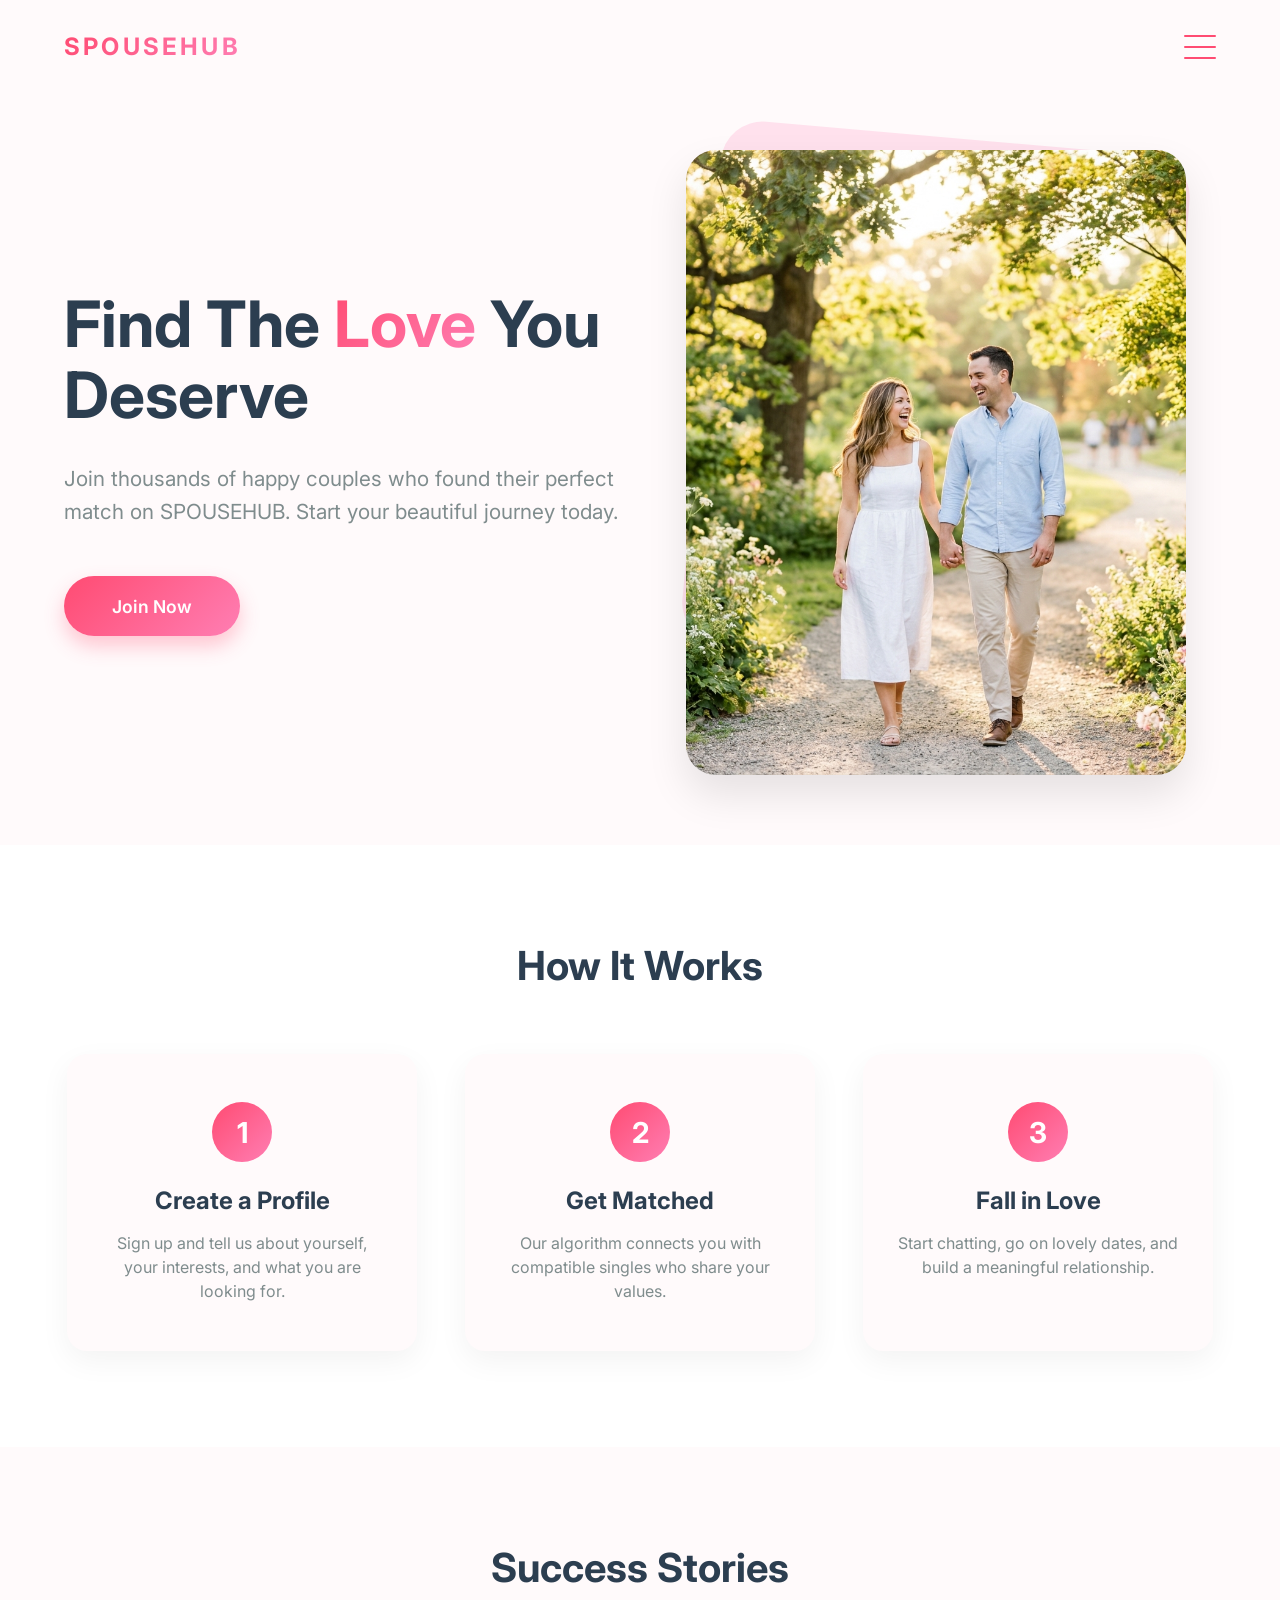
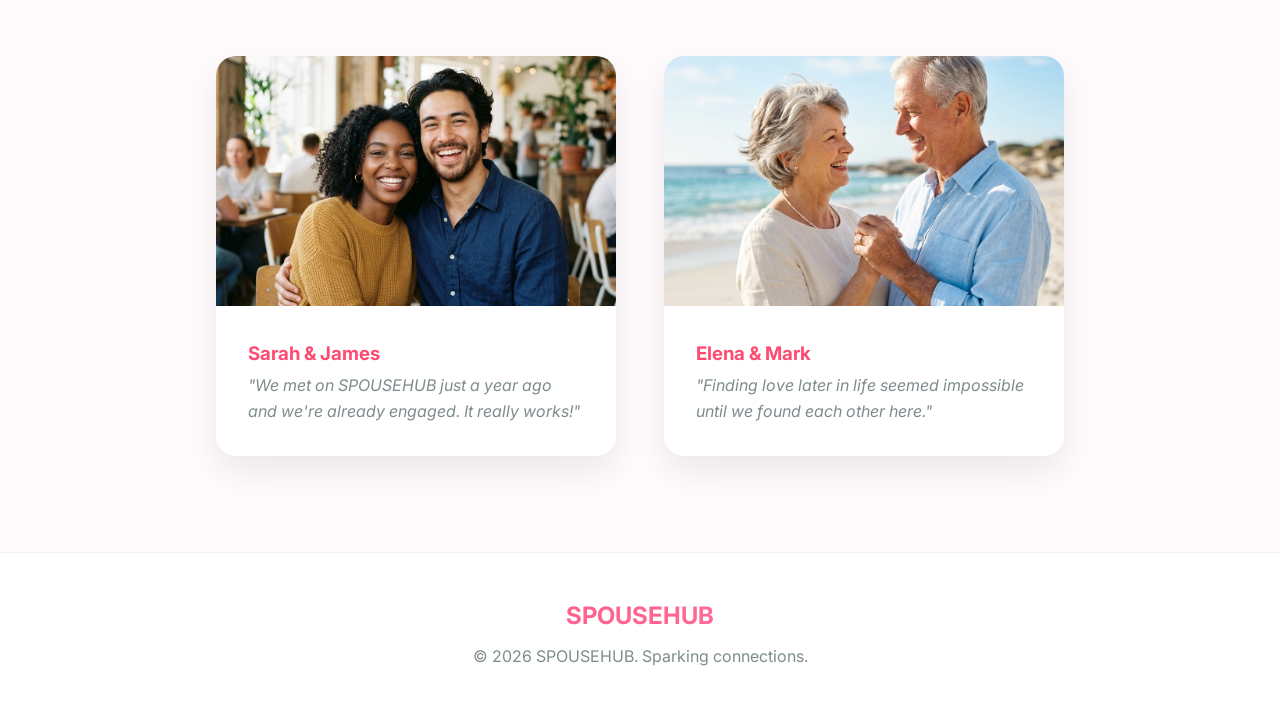
<file: index.html>
<!doctype html>
<html lang="en">
  <head>
    <meta charset="UTF-8" />
    <meta name="viewport" content="width=device-width, initial-scale=1.0" />
    <title>Premium Hamburger Menu</title>
    <link rel="stylesheet" href="style.css" />
    <!-- Google Fonts: Inter -->
    <link rel="preconnect" href="https://fonts.googleapis.com" />
    <link rel="preconnect" href="https://fonts.gstatic.com" crossorigin />
    <link
      href="https://fonts.googleapis.com/css2?family=Inter:wght@300;400;600;700&display=swap"
      rel="stylesheet"
    />
  </head>
  <body>
    <!-- Header -->
    <header class="header">
      <div class="logo">SPOUSEHUB</div>
      <button class="hamburger" id="hamburger-btn" aria-label="Toggle Menu">
        <span class="bar"></span>
        <span class="bar"></span>
        <span class="bar"></span>
      </button>
    </header>

    <!-- Sidebar Overlay -->

    <div class="overlay" id="overlay"></div>

    <!-- Sidebar Menu -->
    <nav class="sidebar" id="sidebar">
      <div class="sidebar-header">
        <div class="logo">SPOUSEHUB</div>
      </div>
      <ul class="nav-links">
        <li><a href="index.html" class="nav-link">Home</a></li>
        <li><a href="about.html" class="nav-link">About Us</a></li>
        <li><a href="contact.html" class="nav-link">Contact</a></li>
      </ul>
      <div class="sidebar-footer">
        <p>&copy; 2024 Elite Design Studio</p>
      </div>
    </nav>

    <!-- Main Content -->
    <main>
      <!-- Hero Section -->
      <section class="hero-section">
        <div class="hero-content">
          <h1>Find The <span class="highlight-text">Love</span> You Deserve</h1>
          <p>Join thousands of happy couples who found their perfect match on SPOUSEHUB. Start your beautiful journey today.</p>
          <a href="signup.html" class="primary-btn">Join Now</a>
        </div>
        <div class="hero-image-container">
          <img src="assets/hero.png" alt="Happy romantic couple" class="hero-image" />
        </div>
      </section>

      <!-- How It Works Section -->
      <section class="features-section">
        <h2>How It Works</h2>
        <div class="features-grid">
          <div class="feature-card">
            <div class="feature-icon">1</div>
            <h3>Create a Profile</h3>
            <p>Sign up and tell us about yourself, your interests, and what you are looking for.</p>
          </div>
          <div class="feature-card">
            <div class="feature-icon">2</div>
            <h3>Get Matched</h3>
            <p>Our algorithm connects you with compatible singles who share your values.</p>
          </div>
          <div class="feature-card">
            <div class="feature-icon">3</div>
            <h3>Fall in Love</h3>
            <p>Start chatting, go on lovely dates, and build a meaningful relationship.</p>
          </div>
        </div>
      </section>

      <!-- Success Stories -->
      <section class="success-section">
        <h2>Success Stories</h2>
        <div class="success-grid">
          <div class="success-card">
            <img src="assets/couple1.png" alt="Happy couple 1" class="success-img" />
            <div class="success-info">
              <h3>Sarah & James</h3>
              <p>"We met on SPOUSEHUB just a year ago and we're already engaged. It really works!"</p>
            </div>
          </div>
          <div class="success-card">
            <img src="assets/couple2.png" alt="Happy couple 2" class="success-img" />
            <div class="success-info">
              <h3>Elena & Mark</h3>
              <p>"Finding love later in life seemed impossible until we found each other here."</p>
            </div>
          </div>
        </div>
      </section>
    </main>

    <!-- Footer -->
    <footer class="main-footer">
      <div class="footer-content">
        <h2 class="footer-logo">SPOUSEHUB</h2>
        <p>&copy; 2026 SPOUSEHUB. Sparking connections.</p>
      </div>
    </footer>



    <script src="script.js"></script>
  </body>
</html>
</file>
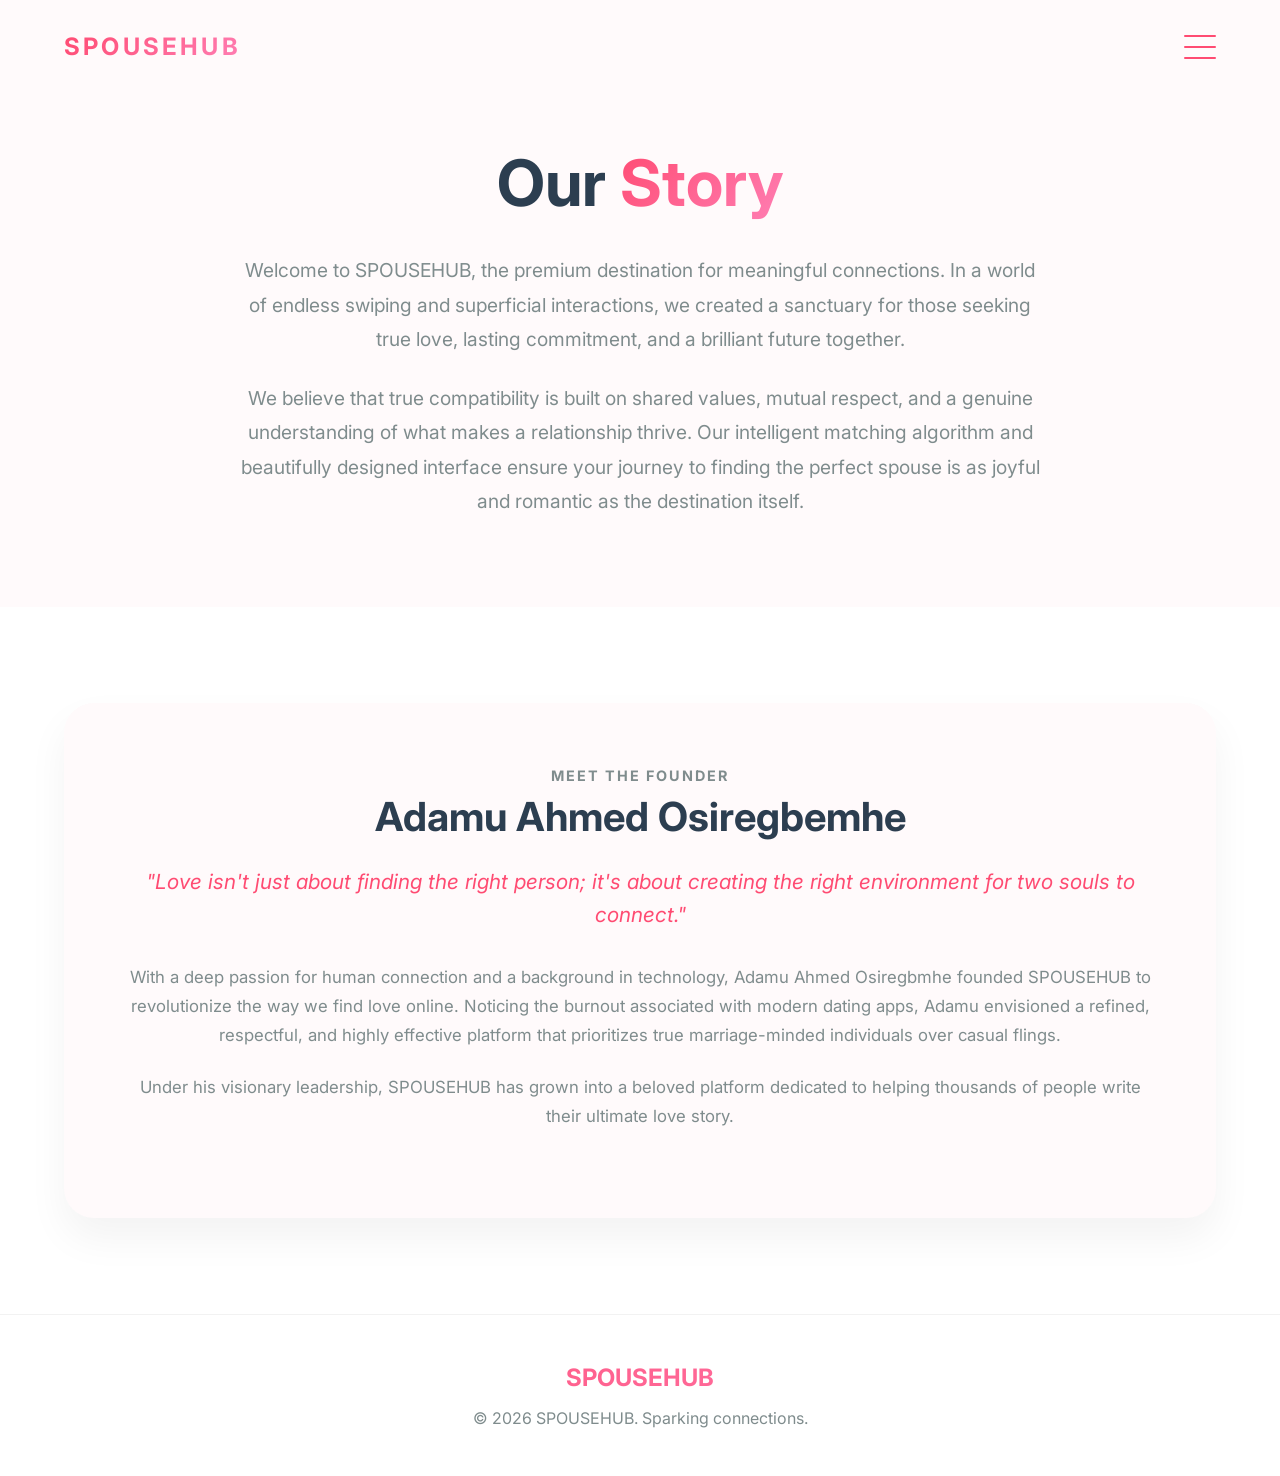
<file: about.html>
<!DOCTYPE html>
<html lang="en">
<head>
    <meta charset="UTF-8" />
    <meta name="viewport" content="width=device-width, initial-scale=1.0" />
    <title>SPOUSEHUB - About Us</title>
    <link rel="stylesheet" href="style.css" />
    <link rel="preconnect" href="https://fonts.googleapis.com" />
    <link rel="preconnect" href="https://fonts.gstatic.com" crossorigin />
    <link href="https://fonts.googleapis.com/css2?family=Inter:wght@300;400;600;700&display=swap" rel="stylesheet" />
</head>
<body>
    <!-- Header -->
    <header class="header">
        <a href="index.html" style="text-decoration: none;"><div class="logo">SPOUSEHUB</div></a>
        <button class="hamburger" id="hamburger-btn" aria-label="Toggle Menu">
            <span class="bar" style="background-color: var(--primary-color);"></span>
            <span class="bar" style="background-color: var(--primary-color);"></span>
            <span class="bar" style="background-color: var(--primary-color);"></span>
        </button>
    </header>

    <!-- Sidebar Overlay -->
    <div class="overlay" id="overlay"></div>

    <!-- Sidebar Menu -->
    <nav class="sidebar" id="sidebar">
        <div class="sidebar-header">
            <div class="logo">SPOUSEHUB</div>
        </div>
        <ul class="nav-links">
            <li><a href="index.html" class="nav-link">Home</a></li>
            <li><a href="about.html" class="nav-link">About Us</a></li>
            <li><a href="contact.html" class="nav-link">Contact</a></li>
        </ul>
        <div class="sidebar-footer">
            <p>&copy; 2026 Elite Design Studio</p>
        </div>
    </nav>

    <!-- Main Content -->
    <main>
        <!-- About Section -->
        <section class="about-hero-section">
            <div class="about-text-container">
                <h1>Our <span class="highlight-text">Story</span></h1>
                <p>
                    Welcome to SPOUSEHUB, the premium destination for meaningful connections. 
                    In a world of endless swiping and superficial interactions, we created a sanctuary 
                    for those seeking true love, lasting commitment, and a brilliant future together.
                </p>
                <p>
                    We believe that true compatibility is built on shared values, mutual respect, 
                    and a genuine understanding of what makes a relationship thrive. Our intelligent 
                    matching algorithm and beautifully designed interface ensure your journey to 
                    finding the perfect spouse is as joyful and romantic as the destination itself.
                </p>
            </div>
        </section>

        <!-- Founder Section -->
        <section class="founder-section">
            <div class="founder-content">
                <div class="founder-bio">
                    <h2 class="founder-title">Meet The Founder</h2>
                    <h3 class="founder-name">Adamu Ahmed Osiregbemhe</h3>
                    <p class="founder-quote">"Love isn't just about finding the right person; it's about creating the right environment for two souls to connect."</p>
                    <p class="founder-description">
                        With a deep passion for human connection and a background in technology, Adamu Ahmed Osiregbmhe 
                        founded SPOUSEHUB to revolutionize the way we find love online. Noticing the burnout associated 
                        with modern dating apps, Adamu envisioned a refined, respectful, and highly effective platform 
                        that prioritizes true marriage-minded individuals over casual flings. 
                    </p>
                    <p class="founder-description">
                        Under his visionary leadership, SPOUSEHUB has grown into a beloved platform dedicated to 
                        helping thousands of people write their ultimate love story.
                    </p>
                </div>
            </div>
        </section>
    </main>

    <!-- Footer -->
    <footer class="main-footer">
        <div class="footer-content">
            <h2 class="footer-logo">SPOUSEHUB</h2>
            <p>&copy; 2026 SPOUSEHUB. Sparking connections.</p>
        </div>
    </footer>

    <script src="script.js"></script>
</body>
</html>
</file>
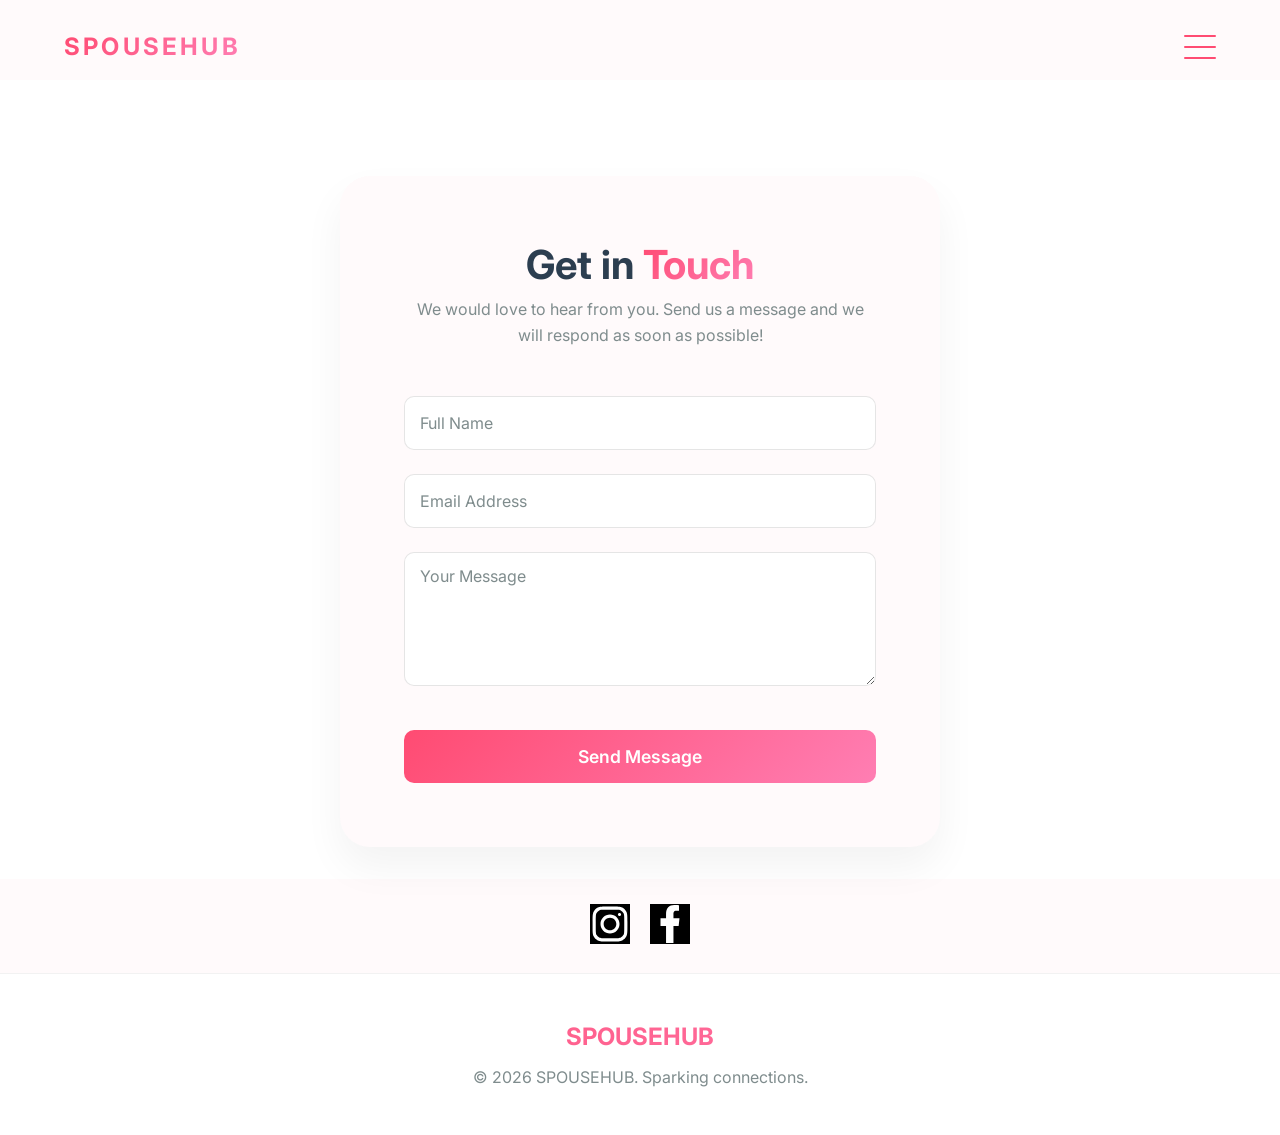
<file: contact.html>
<!doctype html>
<html lang="en">
  <head>
    <meta charset="UTF-8" />
    <meta name="viewport" content="width=device-width, initial-scale=1.0" />
    <title>SPOUSEHUB - Contact Us</title>
    <link rel="stylesheet" href="style.css" />
    <link rel="preconnect" href="https://fonts.googleapis.com" />
    <link rel="preconnect" href="https://fonts.gstatic.com" crossorigin />
    <link
      href="https://fonts.googleapis.com/css2?family=Inter:wght@300;400;600;700&display=swap"
      rel="stylesheet"
    />
  </head>
  <body>
    <!-- Header -->
    <header class="header">
      <a href="index.html" style="text-decoration: none"
        ><div class="logo">SPOUSEHUB</div></a
      >
      <button class="hamburger" id="hamburger-btn" aria-label="Toggle Menu">
        <span class="bar" style="background-color: var(--primary-color)"></span>
        <span class="bar" style="background-color: var(--primary-color)"></span>
        <span class="bar" style="background-color: var(--primary-color)"></span>
      </button>
    </header>

    <!-- Sidebar Overlay -->
    <div class="overlay" id="overlay"></div>

    <!-- Sidebar Menu -->
    <nav class="sidebar" id="sidebar">
      <div class="sidebar-header">
        <div class="logo">SPOUSEHUB</div>
      </div>
      <ul class="nav-links">
        <li><a href="index.html" class="nav-link">Home</a></li>
        <li><a href="about.html" class="nav-link">About Us</a></li>
        <li><a href="contact.html" class="nav-link">Contact</a></li>
      </ul>
      <div class="sidebar-footer">
        <p>&copy; 2026 Elite Design Studio</p>
      </div>
    </nav>

    <!-- Main Content -->
    <main>
      <section class="contact-section">
        <div class="contact-card">
          <h1>Get in <span class="highlight-text">Touch</span></h1>
          <p class="contact-subtitle">
            We would love to hear from you. Send us a message and we will
            respond as soon as possible!
          </p>

          <form id="contact-form">
            <div class="input-group">
              <input
                type="text"
                id="contact-name"
                name="name"
                required
                placeholder=" "
              />
              <label for="contact-name">Full Name</label>
            </div>
            <div class="input-group">
              <input
                type="email"
                id="contact-email"
                name="email"
                required
                placeholder=" "
              />
              <label for="contact-email">Email Address</label>
            </div>
            <div class="input-group">
              <textarea
                id="contact-message"
                name="message"
                required
                placeholder=" "
                rows="5"
              ></textarea>
              <label for="contact-message">Your Message</label>
            </div>

            <button
              type="submit"
              class="auth-submit-btn"
              style="margin-top: 1rem"
            >
              Send Message
            </button>
          </form>
        </div>
      </section>
    </main>

    <section class="footer1">
      <div>
        <a href="https://www.instagram.com/"><img src="/assets/instagram.svg" alt="" /></a>
      </div>
      <div>
        <a href="https://www.facebook.com/"><img src="/assets/facebook.svg" alt="" /></a>
      </div>
    </section>

    <!-- Footer -->
    <footer class="main-footer">
      <div class="footer-content">
        <h2 class="footer-logo">SPOUSEHUB</h2>
        <p>&copy; 2026 SPOUSEHUB. Sparking connections.</p>
      </div>
    </footer>

    <script src="script.js"></script>
    <script>
      // Specific Contact Form Logic
      document.addEventListener("DOMContentLoaded", () => {
        const contactForm = document.getElementById("contact-form");
        if (contactForm) {
          contactForm.addEventListener("submit", (e) => {
            e.preventDefault();
            alert(
              "Thank you! Your message has been successfully sent to SPOUSEHUB.",
            );
            contactForm.reset();
          });
        }
      });
    </script>
  </body>
</html>
</file>
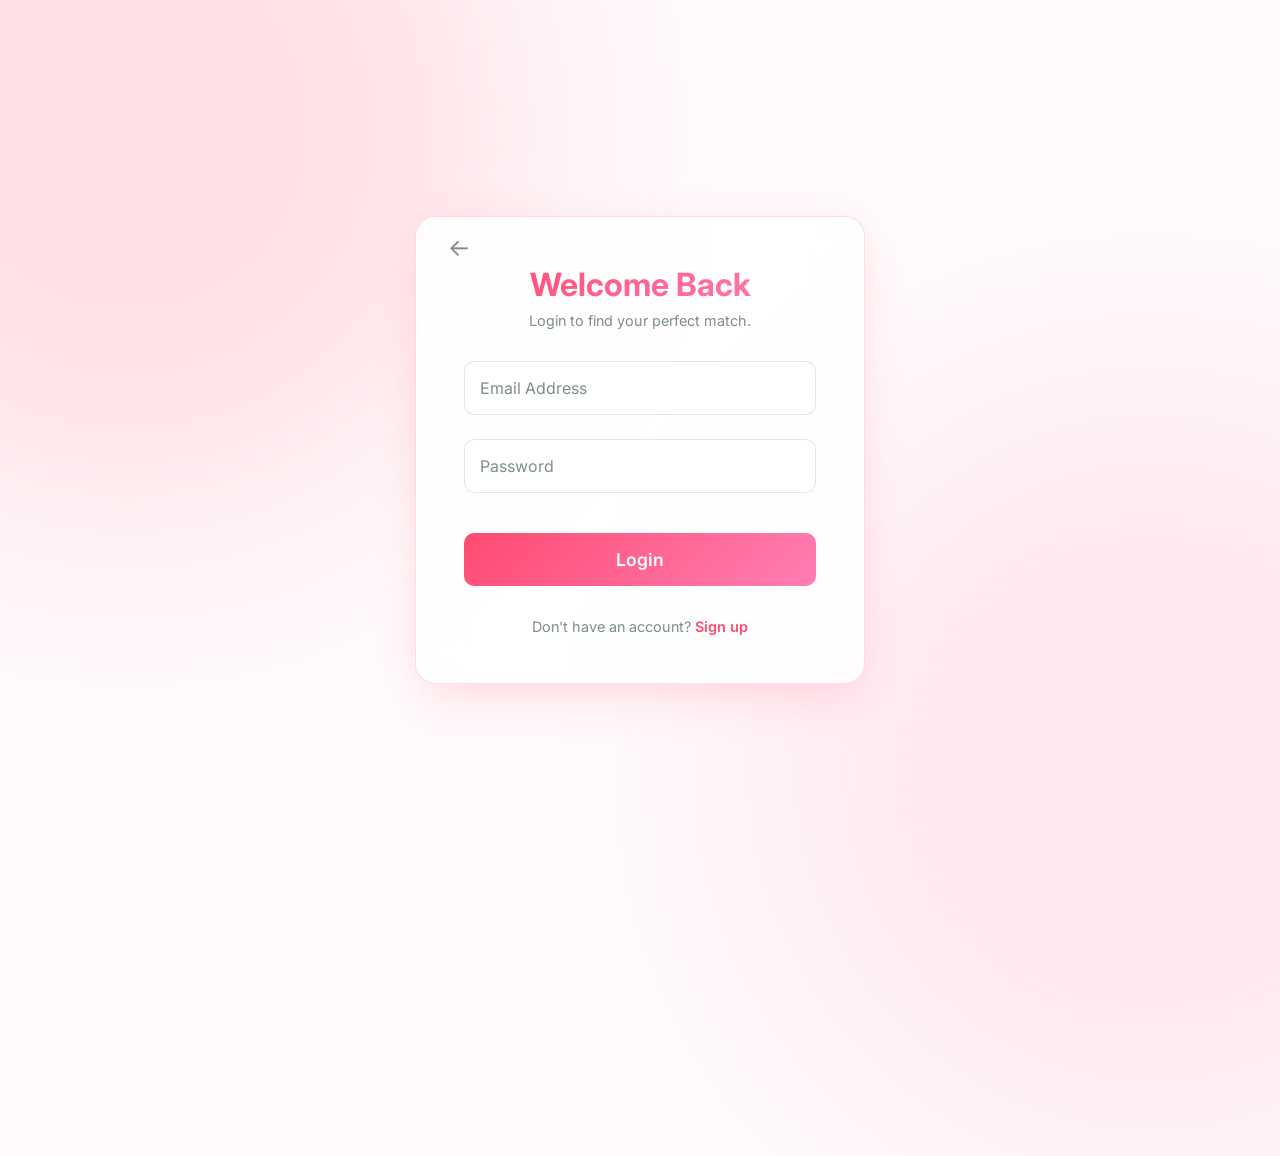
<file: login.html>
<!DOCTYPE html>
<html lang="en">
<head>
    <meta charset="UTF-8" />
    <meta name="viewport" content="width=device-width, initial-scale=1.0" />
    <title>SPOUSEHUB - Login</title>
    <link rel="stylesheet" href="style.css" />
    <link rel="preconnect" href="https://fonts.googleapis.com" />
    <link rel="preconnect" href="https://fonts.gstatic.com" crossorigin />
    <link href="https://fonts.googleapis.com/css2?family=Inter:wght@300;400;600;700&display=swap" rel="stylesheet" />
</head>
<body class="auth-page">
    <div class="auth-card">
        <a href="index.html" class="auth-nav-link">&larr;</a>
        <h2>Welcome Back</h2>
        <p class="auth-subtitle">Login to find your perfect match.</p>
        <form id="login-form">
            <div class="input-group">
                <input type="email" id="login-email" name="email" required placeholder=" " />
                <label for="login-email">Email Address</label>
            </div>
            <div class="input-group">
                <input type="password" id="login-password" name="password" required placeholder=" " />
                <label for="login-password">Password</label>
            </div>
            <button type="submit" class="auth-submit-btn">Login</button>
        </form>
        <p class="auth-toggle-text">Don't have an account? <a href="signup.html" class="auth-toggle-link" style="text-decoration:none;">Sign up</a></p>
    </div>

    <script src="script.js"></script>
</body>
</html>
</file>
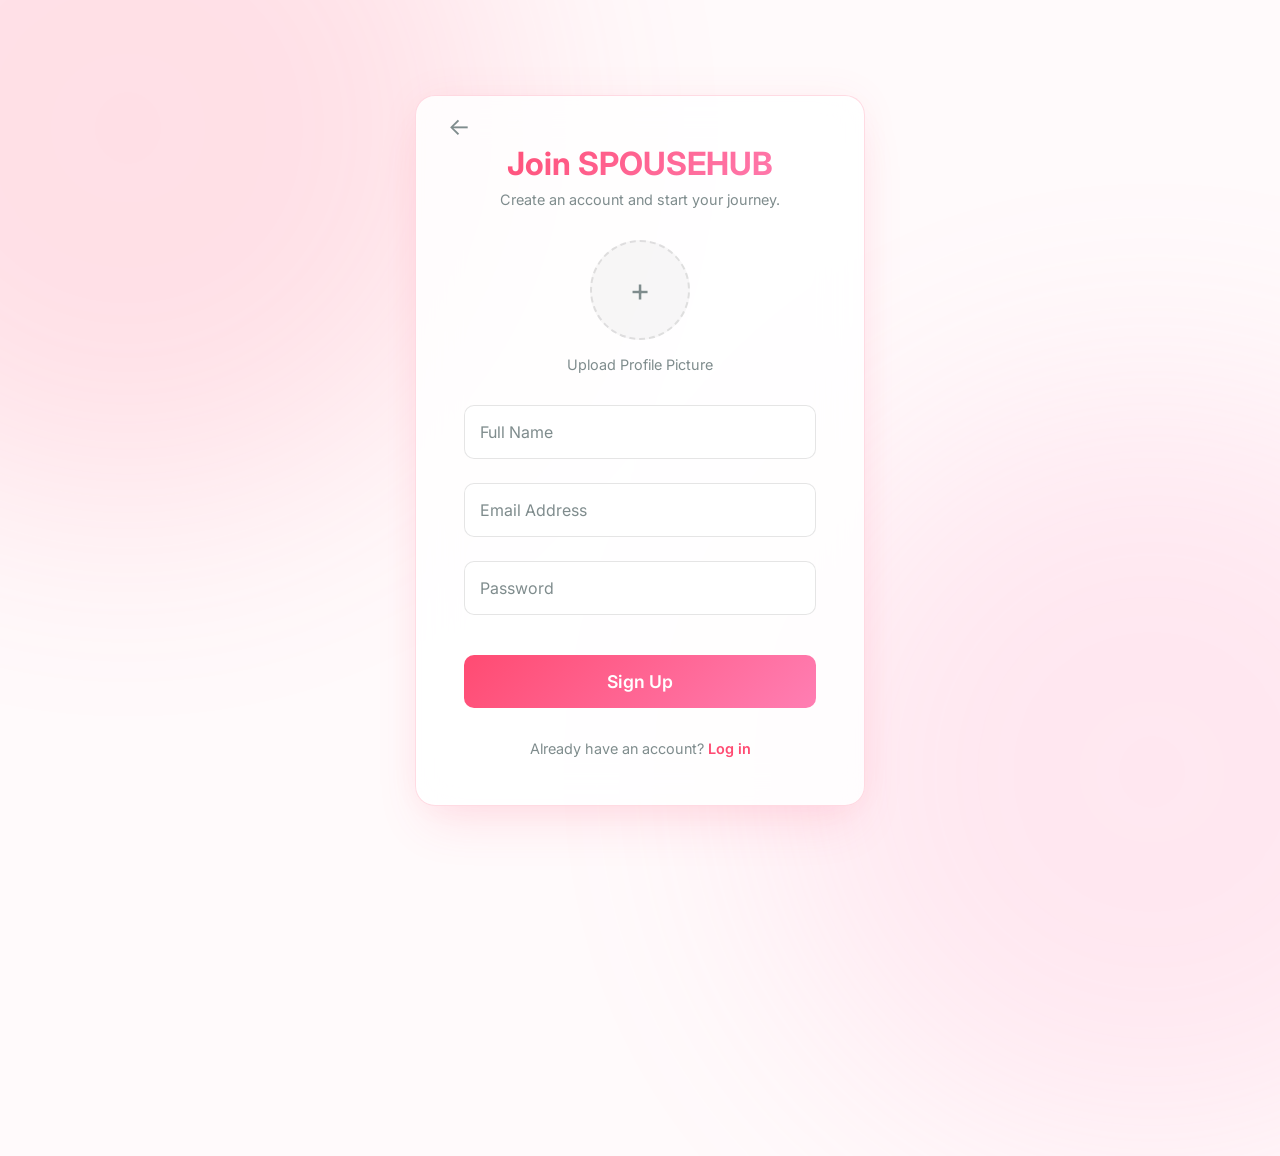
<file: signup.html>
<!DOCTYPE html>
<html lang="en">
<head>
    <meta charset="UTF-8" />
    <meta name="viewport" content="width=device-width, initial-scale=1.0" />
    <title>SPOUSEHUB - Sign Up</title>
    <link rel="stylesheet" href="style.css" />
    <link rel="preconnect" href="https://fonts.googleapis.com" />
    <link rel="preconnect" href="https://fonts.gstatic.com" crossorigin />
    <link href="https://fonts.googleapis.com/css2?family=Inter:wght@300;400;600;700&display=swap" rel="stylesheet" />
</head>
<body class="auth-page">
    <div class="auth-card">
        <a href="index.html" class="auth-nav-link">&larr;</a>
        <h2>Join SPOUSEHUB</h2>
        <p class="auth-subtitle">Create an account and start your journey.</p>
        <form id="signup-form">
            
            <!-- Custom Photo Upload Preview -->
            <div class="photo-upload-wrapper">
                <label for="signup-photo" class="photo-preview-circle" id="photo-preview">
                    <span class="upload-icon">+</span>
                </label>
                <input type="file" id="signup-photo" name="photo" accept="image/*" required style="display: none;" />
                <p>Upload Profile Picture</p>
            </div>

            <div class="input-group">
                <input type="text" id="signup-name" name="name" required placeholder=" " />
                <label for="signup-name">Full Name</label>
            </div>
            <div class="input-group">
                <input type="email" id="signup-email" name="email" required placeholder=" " />
                <label for="signup-email">Email Address</label>
            </div>
            <div class="input-group">
                <input type="password" id="signup-password" name="password" required placeholder=" " />
                <label for="signup-password">Password</label>
            </div>
            
            <button type="submit" class="auth-submit-btn">Sign Up</button>
        </form>
        <p class="auth-toggle-text">Already have an account? <a href="login.html" class="auth-toggle-link" style="text-decoration:none;">Log in</a></p>
    </div>

    <script src="script.js"></script>
</body>
</html>
</file>
<file: style.css>
/* Variables & Reset */
:root {
    --primary-color: #ff4b72;
    --secondary-color: #ff7eb3;
    --accent-color: #ff4b72;
    --glass-bg: rgba(255, 255, 255, 0.85);
    --glass-border: rgba(255, 75, 114, 0.2);
    --text-color: #2c3e50;
    --light-text: #7f8c8d;
    --bg-color: #fffafb;
    --transition-speed: 0.4s;
    --sidebar-width: 75vw; /* More than half screen */
}

* {
    margin: 0;
    padding: 0;
    box-sizing: border-box;
    font-family: 'Inter', -apple-system, BlinkMacSystemFont, sans-serif;
}

body {
    background: var(--bg-color);
    color: var(--text-color);
    min-height: 100vh;
    overflow-x: hidden;
}

/* Header & Hamburger */
.header {
    display: flex;
    justify-content: space-between;
    align-items: center;
    padding: 2rem 5%;
    position: fixed;
    width: 100%;
    z-index: 1000;
}

.logo {
    font-weight: 700;
    font-size: 1.5rem;
    letter-spacing: 0.2rem;
    background: linear-gradient(135deg, var(--primary-color), var(--secondary-color));
    -webkit-background-clip: text;
    background-clip: text;
    -webkit-text-fill-color: transparent;
}

.hamburger {
    background: none;
    border: none;
    cursor: pointer;
    width: 32px;
    height: 24px;
    display: flex;
    flex-direction: column;
    justify-content: space-between;
    z-index: 1001; /* Stay above everything */
    padding: 0;
}

.bar {
    width: 100%;
    height: 2px;
    background-color: var(--primary-color);
    border-radius: 10px;
    transition: all var(--transition-speed) cubic-bezier(0.68, -0.6, 0.32, 1.6);
}

/* Hamburger Animation (Open State) */
.hamburger.open .bar:nth-child(1) {
    transform: translateY(11px) rotate(45deg);
}

.hamburger.open .bar:nth-child(2) {
    opacity: 0;
    transform: translateX(-20px);
}

.hamburger.open .bar:nth-child(3) {
    transform: translateY(-11px) rotate(-45deg);
}

/* Sidebar Menu */
.sidebar {
    position: fixed;
    top: 0;
    right: 0;
    width: var(--sidebar-width);
    height: 100vh;
    background: rgba(15, 15, 15, 0.85);
    backdrop-filter: blur(20px);
    -webkit-backdrop-filter: blur(20px);
    border-left: 1px solid var(--glass-border);
    transform: translateX(100%);
    transition: transform var(--transition-speed) cubic-bezier(0.77, 0, 0.175, 1);
    z-index: 999;
    display: flex;
    flex-direction: column;
    padding: 6rem 10% 2rem;
    text-align: right;
}

.sidebar.open {
    transform: translateX(0);
}

.sidebar-header {
    margin-bottom: 3rem;
}

.nav-links {
    list-style: none;
    flex-grow: 1;
}

.nav-link {
    display: block;
    font-size: 2.5rem;
    font-weight: 600;
    color: var(--text-color);
    text-decoration: none;
    margin-bottom: 2rem;
    position: relative;
    opacity: 0;
    transform: translateX(40px);
    transition: all 0.3s ease;
}

.sidebar.open .nav-link {
    opacity: 1;
    transform: translateX(0);
}

/* Staggered animation for links */
.sidebar.open .nav-link:nth-child(1) { transition-delay: 0.1s; }
.sidebar.open .nav-link:nth-child(2) { transition-delay: 0.2s; }
.sidebar.open .nav-link:nth-child(3) { transition-delay: 0.3s; }
.sidebar.open .nav-link:nth-child(4) { transition-delay: 0.4s; }
.sidebar.open .nav-link:nth-child(5) { transition-delay: 0.5s; }
.sidebar.open .nav-link:nth-child(6) { transition-delay: 0.6s; }

.nav-link::after {
    content: '';
    position: absolute;
    bottom: -5px;
    right: 0;
    width: 0;
    height: 2px;
    background-color: var(--accent-color);
    transition: width 0.3s ease;
}

.nav-link:hover {
    color: var(--accent-color);
}

.nav-link:hover::after {
    width: 60px;
}

/* Overlay */
.overlay {
    position: fixed;
    top: 0;
    left: 0;
    width: 100vw;
    height: 100vh;
    background: rgba(0, 0, 0, 0.4);
    backdrop-filter: blur(4px);
    opacity: 0;
    visibility: hidden;
    transition: all var(--transition-speed) ease;
    z-index: 998;
}

.overlay.open {
    opacity: 1;
    visibility: visible;
}

/* Footer Section */
.sidebar-footer {
    border-top: 1px solid var(--glass-border);
    padding-top: 2rem;
    font-size: 0.9rem;
    color: rgba(255,255,255,0.5);
}

/* Primary Button */
.primary-btn {
    background: linear-gradient(135deg, var(--primary-color), var(--secondary-color));
    color: white;
    border: none;
    padding: 1.2rem 3rem;
    font-size: 1.1rem;
    font-weight: 600;
    border-radius: 50px;
    cursor: pointer;
    display: inline-block;
    text-decoration: none;
    box-shadow: 0 10px 20px rgba(255, 75, 114, 0.3);
    transition: transform 0.3s ease, box-shadow 0.3s ease;
}

.primary-btn:hover {
    transform: translateY(-3px);
    box-shadow: 0 15px 30px rgba(255, 75, 114, 0.4);
}

/* Home Layout */
main {
    padding-top: 80px; /* Offset for header */
}

/* Hero Section */
.hero-section {
    display: flex;
    align-items: center;
    justify-content: space-between;
    min-height: 85vh;
    padding: 0 5%;
    gap: 2rem;
}

.hero-content {
    flex: 1;
    max-width: 600px;
}

.hero-content h1 {
    font-size: clamp(3rem, 5vw, 4.5rem);
    line-height: 1.1;
    margin-bottom: 2rem;
    font-weight: 700;
    color: var(--text-color);
}

.highlight-text {
    background: linear-gradient(135deg, var(--primary-color), var(--secondary-color));
    -webkit-background-clip: text;
    background-clip: text;
    -webkit-text-fill-color: transparent;
}

.hero-content p {
    font-size: 1.3rem;
    color: var(--light-text);
    margin-bottom: 3rem;
    line-height: 1.6;
}

.hero-image-container {
    flex: 1;
    display: flex;
    justify-content: center;
    position: relative;
}

.hero-image-container::before {
    content: '';
    position: absolute;
    width: 80%;
    height: 80%;
    background: var(--secondary-color);
    border-radius: 40px;
    z-index: -1;
    transform: rotate(5deg) scale(1.05);
    opacity: 0.2;
}

.hero-image {
    width: 100%;
    max-width: 500px;
    border-radius: 30px;
    box-shadow: 0 20px 40px rgba(0,0,0,0.1);
    object-fit: cover;
    aspect-ratio: 4/5;
}

/* Features Section */
.features-section {
    padding: 6rem 5%;
    background: white;
    text-align: center;
}

.features-section h2, .success-section h2 {
    font-size: 2.5rem;
    margin-bottom: 4rem;
    color: var(--text-color);
}

.features-grid {
    display: flex;
    justify-content: center;
    gap: 3rem;
    flex-wrap: wrap;
}

.feature-card {
    background: var(--bg-color);
    padding: 3rem 2rem;
    border-radius: 20px;
    flex: 1;
    min-width: 280px;
    max-width: 350px;
    box-shadow: 0 10px 30px rgba(0,0,0,0.05);
    transition: transform 0.3s ease;
}

.feature-card:hover {
    transform: translateY(-10px);
}

.feature-icon {
    width: 60px;
    height: 60px;
    background: linear-gradient(135deg, var(--primary-color), var(--secondary-color));
    color: white;
    font-size: 1.8rem;
    font-weight: 700;
    display: flex;
    align-items: center;
    justify-content: center;
    border-radius: 50%;
    margin: 0 auto 1.5rem;
}

.feature-card h3 {
    margin-bottom: 1rem;
    font-size: 1.5rem;
}

.feature-card p {
    color: var(--light-text);
    line-height: 1.5;
}

/* Success Stories */
.success-section {
    padding: 6rem 5%;
    text-align: center;
}

.success-grid {
    display: flex;
    justify-content: center;
    gap: 3rem;
    flex-wrap: wrap;
}

.success-card {
    background: white;
    border-radius: 20px;
    overflow: hidden;
    flex: 1;
    min-width: 300px;
    max-width: 400px;
    box-shadow: 0 15px 35px rgba(0,0,0,0.08);
}

.success-img {
    width: 100%;
    height: 250px;
    object-fit: cover;
}

.success-info {
    padding: 2rem;
    text-align: left;
}

.success-info h3 {
    margin-bottom: 0.5rem;
    color: var(--primary-color);
}

.success-info p {
    color: var(--light-text);
    font-style: italic;
    line-height: 1.6;
}

/* About Us Section */
.about-hero-section {
    padding: 4rem 5%;
    display: flex;
    justify-content: center;
    text-align: center;
}

.about-text-container {
    max-width: 800px;
}

.about-text-container h1 {
    font-size: clamp(3rem, 5vw, 4.5rem);
    margin-bottom: 2rem;
    color: var(--text-color);
}

.about-text-container p {
    font-size: 1.2rem;
    color: var(--light-text);
    line-height: 1.8;
    margin-bottom: 1.5rem;
}

/* Founder Section */
.founder-section {
    padding: 6rem 5%;
    background: white;
}

.founder-content {
    background: var(--bg-color);
    border-radius: 30px;
    padding: 4rem;
    display: flex;
    gap: 4rem;
    align-items: center;
    box-shadow: 0 20px 40px rgba(0,0,0,0.05);
    max-width: 1200px;
    margin: 0 auto;
}

.founder-image-wrapper {
    flex: 1;
    display: flex;
    justify-content: center;
}

.founder-image {
    width: 100%;
    max-width: 400px;
    border-radius: 20px;
    box-shadow: 0 15px 30px rgba(0,0,0,0.1);
    object-fit: cover;
    aspect-ratio: 1/1.2;
}

.founder-bio {
    flex: 1;
    text-align: center;
}

.founder-title {
    color: var(--light-text);
    text-transform: uppercase;
    letter-spacing: 2px;
    font-size: 0.9rem;
    margin-bottom: 0.5rem;
}

.founder-name {
    font-size: 2.5rem;
    color: var(--text-color);
    margin-bottom: 1.5rem;
}

.founder-quote {
    font-size: 1.3rem;
    font-style: italic;
    color: var(--primary-color);
    margin-bottom: 2rem;
    line-height: 1.6;
}

.founder-description {
    color: var(--light-text);
    line-height: 1.7;
    margin-bottom: 1.5rem;
    font-size: 1.05rem;
}

/* Contact Section */
.contact-section {
    padding: 6rem 5% 2rem 5%;
    display: flex;
    justify-content: center;
    background: white;
}

.contact-card {
    background: var(--bg-color);
    border-radius: 30px;
    padding: 4rem;
    box-shadow: 0 20px 40px rgba(0,0,0,0.05);
    max-width: 600px;
    width: 100%;
}

.contact-card h1 {
    font-size: 2.5rem;
    margin-bottom: 0.5rem;
    color: var(--text-color);
    text-align: center;
}

.contact-subtitle {
    text-align: center;
    color: var(--light-text);
    margin-bottom: 3rem;
    line-height: 1.6;
}

/* Footer */
.main-footer {
    background: white;
    padding: 3rem 5%;
    text-align: center;
    border-top: 1px solid rgba(0,0,0,0.05);
}

.footer1 {
  display: flex;
  gap: 20px;
  padding: 25px;
  justify-content: center;
}

.footer1 img {
  width: 40px;
  height: auto;
  border: 1px solid black;
  background-color: black;
}

.footer-logo {
    font-size: 1.5rem;
    font-weight: 700;
    margin-bottom: 1rem;
    background: linear-gradient(135deg, var(--primary-color), var(--secondary-color));
    -webkit-background-clip: text;
    background-clip: text;
    -webkit-text-fill-color: transparent;
}

.main-footer p {
    color: var(--light-text);
}

/* Mobile Responsive */
@media (max-width: 900px) {
    .hero-section {
        flex-direction: column;
        text-align: center;
        padding-top: 4rem;
    }
    
    .hero-content {
        margin-bottom: 3rem;
    }
}

/* Standalone Auth Pages */
.auth-page {
    display: flex;
    justify-content: center;
    align-items: center;
    min-height: 100vh;
    padding: 2rem;
    position: relative;
    overflow: hidden;
}

/* Background elements for auth pages */
.auth-page::before, .auth-page::after {
    content: '';
    position: absolute;
    width: 60vw;
    height: 60vw;
    border-radius: 50%;
    filter: blur(120px);
    z-index: -1;
    opacity: 0.15;
}

.auth-page::before {
    top: -20vw;
    left: -20vw;
    background: #ff4b72;
}

.auth-page::after {
    bottom: -20vw;
    right: -20vw;
    background: #ff7eb3;
}

.auth-card {
    background: var(--glass-bg);
    backdrop-filter: blur(20px);
    -webkit-backdrop-filter: blur(20px);
    border: 1px solid var(--glass-border);
    box-shadow: 0 25px 50px -12px rgba(255, 75, 114, 0.15), 0 0 40px rgba(255, 75, 114, 0.05);
    color: var(--text-color);
    padding: 3rem;
    border-radius: 20px;
    width: 100%;
    max-width: 450px;
    position: relative;
    z-index: 10;
}

.auth-card h2 {
    font-size: 2rem;
    font-weight: 700;
    margin-bottom: 0.5rem;
    background: linear-gradient(135deg, #ff4b72, #ff7eb3);
    -webkit-background-clip: text;
    background-clip: text;
    -webkit-text-fill-color: transparent;
    text-align: center;
}

.auth-subtitle {
    color: var(--light-text);
    margin-bottom: 2rem;
    font-size: 0.9rem;
    text-align: center;
}

/* Auth navigation (e.g. Back to Home link) */
.auth-nav-link {
    position: absolute;
    top: 1rem;
    left: 2rem;
    color: var(--light-text);
    text-decoration: none;
    font-size: 1.5rem;
    display: flex;
    align-items: center;
    gap: 0.5rem;
    transition: color 0.3s ease;
    z-index: 20;
}

.auth-nav-link:hover {
    color: var(--primary-color);
}

/* Input Fields styling */
.input-group {
    position: relative;
    margin-bottom: 1.5rem;
}

.input-group input, .input-group textarea {
    width: 100%;
    padding: 1rem;
    background: rgba(255, 255, 255, 0.9);
    border: 1px solid rgba(0, 0, 0, 0.1);
    border-radius: 10px;
    color: var(--text-color);
    font-size: 1rem;
    transition: all 0.3s ease;
}

.input-group textarea {
    resize: vertical;
}

.input-group input:focus, .input-group textarea:focus {
    outline: none;
    border-color: var(--primary-color);
    background: #ffffff;
}

.input-group label {
    position: absolute;
    left: 1rem;
    top: 50%;
    transform: translateY(-50%);
    color: var(--light-text);
    transition: all 0.3s ease;
    pointer-events: none;
}

/* For textarea, the label shouldn't be centered in the huge block, but centered top */
.input-group textarea ~ label {
    top: 1.5rem;
}

.input-group input:focus ~ label,
.input-group input:not(:placeholder-shown) ~ label,
.input-group textarea:focus ~ label,
.input-group textarea:not(:placeholder-shown) ~ label {
    top: -10px;
    left: 10px;
    font-size: 0.8rem;
    background: #ffffff;
    border-radius: 4px;
    padding: 0 0.5rem;
    color: var(--primary-color);
}

/* Photo Upload */
.photo-upload-wrapper {
    display: flex;
    flex-direction: column;
    align-items: center;
    margin-bottom: 2rem;
}

.photo-preview-circle {
    width: 100px;
    height: 100px;
    border-radius: 50%;
    background: rgba(0, 0, 0, 0.03);
    border: 2px dashed rgba(0, 0, 0, 0.1);
    display: flex;
    justify-content: center;
    align-items: center;
    cursor: pointer;
    margin-bottom: 1rem;
    position: relative;
    overflow: hidden;
    transition: all 0.3s ease;
    background-size: cover;
    background-position: center;
}

.photo-preview-circle:hover {
    border-color: var(--primary-color);
    background-color: rgba(255, 75, 114, 0.05);
}

.upload-icon {
    font-size: 2rem;
    color: var(--light-text);
    transition: opacity 0.3s ease;
}

.photo-preview-circle.has-image .upload-icon {
    opacity: 0;
}

.photo-upload-wrapper p {
    font-size: 0.9rem;
    color: var(--light-text);
}

/* Submit Button & Toggle */
.auth-submit-btn {
    width: 100%;
    padding: 1rem;
    background: linear-gradient(135deg, var(--primary-color), var(--secondary-color));
    color: white;
    border: none;
    border-radius: 10px;
    font-size: 1.1rem;
    font-weight: 600;
    cursor: pointer;
    transition: transform 0.2s ease, box-shadow 0.2s ease;
    margin-top: 1rem;
}

.auth-submit-btn:hover {
    transform: translateY(-2px);
    box-shadow: 0 10px 20px rgba(255, 75, 114, 0.3);
}

.auth-toggle-text {
    text-align: center;
    margin-top: 2rem;
    font-size: 0.9rem;
    color: var(--light-text);
}

.auth-toggle-link {
    color: var(--primary-color);
    cursor: pointer;
    font-weight: 600;
    transition: color 0.3s ease;
}

.auth-toggle-link:hover {
    color: var(--secondary-color);
    text-decoration: underline;
}

/* Desktop Adjustments (if needed) */
@media (min-width: 1024px) {
    :root {
        --sidebar-width: 70vw; /* Still more than half */
    }
    .nav-link {
        font-size: 4rem;
    }
}

/* ---- Dashboard Layout ---- */
.dashboard-page {
    background: #fdf2f5;
    min-height: 100vh;
}

.dashboard-header {
    background: var(--glass-bg);
    backdrop-filter: blur(10px);
    -webkit-backdrop-filter: blur(10px);
    border-bottom: 1px solid var(--glass-border);
    padding: 1rem 5%;
    position: sticky;
    top: 0;
    box-shadow: 0 4px 20px rgba(0,0,0,0.02);
}

.header-avatar {
    width: 45px;
    height: 45px;
    border-radius: 50%;
    object-fit: cover;
    border: 2px solid var(--primary-color);
    box-shadow: 0 4px 10px rgba(255, 75, 114, 0.2);
    cursor: pointer;
    transition: transform 0.3s ease;
}

.header-avatar:hover {
    transform: scale(1.05);
}

.dashboard-container {
    display: flex;
    max-width: 1400px;
    margin: 0 auto;
    padding: 2rem 5%;
    gap: 2rem;
}

/* Dashboard Sidebar / Filters */
.dashboard-sidebar {
    width: 300px;
    flex-shrink: 0;
    background: white;
    border-radius: 20px;
    padding: 2rem;
    height: fit-content;
    box-shadow: 0 15px 35px rgba(0,0,0,0.03);
    position: sticky;
    top: 100px;
}

.dashboard-sidebar h3 {
    font-size: 1.5rem;
    margin-bottom: 2rem;
    color: var(--text-color);
    border-bottom: 2px solid #f0f0f0;
    padding-bottom: 1rem;
}

.filter-group {
    margin-bottom: 2rem;
}

.filter-group label {
    display: flex;
    justify-content: space-between;
    font-weight: 600;
    margin-bottom: 1rem;
    color: var(--text-color);
}

.filter-value {
    color: var(--primary-color);
    font-weight: 700;
}

.custom-range {
    width: 100%;
    accent-color: var(--primary-color);
    cursor: pointer;
}

.custom-select {
    width: 100%;
    padding: 1rem;
    border: 1px solid #e0e0e0;
    border-radius: 10px;
    font-size: 1rem;
    background: var(--bg-color);
    color: var(--text-color);
    outline: none;
    cursor: pointer;
    transition: border-color 0.3s ease;
}

.custom-select:focus {
    border-color: var(--primary-color);
}

.apply-btn {
    width: 100%;
    padding: 1rem;
    border-radius: 10px;
}

/* Matches Grid */
.dashboard-content {
    flex-grow: 1;
}

.dashboard-header-text {
    margin-bottom: 2rem;
}

.dashboard-title {
    font-size: 2.2rem;
    color: var(--text-color);
    margin-bottom: 0.5rem;
}

.dashboard-subtitle {
    color: var(--light-text);
    font-size: 1.1rem;
}

.matches-grid {
    display: grid;
    grid-template-columns: repeat(auto-fill, minmax(260px, 1fr));
    gap: 2rem;
}

/* Match Card */
.match-card {
    background: white;
    border-radius: 20px;
    overflow: hidden;
    box-shadow: 0 15px 35px rgba(0,0,0,0.04);
    transition: transform 0.3s ease, box-shadow 0.3s ease;
    animation: fadeIn 0.6s ease forwards;
    opacity: 0;
    transform: translateY(20px);
}

@keyframes fadeIn {
    to {
        opacity: 1;
        transform: translateY(0);
    }
}

.match-card:hover {
    transform: translateY(-10px);
    box-shadow: 0 20px 45px rgba(255, 75, 114, 0.15);
}

.match-img-wrapper {
    position: relative;
    padding-top: 120%; /* Aspect ratio for portraits */
    overflow: hidden;
}

.match-img {
    position: absolute;
    top: 0;
    left: 0;
    width: 100%;
    height: 100%;
    object-fit: cover;
    transition: transform 0.5s ease;
}

.match-card:hover .match-img {
    transform: scale(1.05);
}

.match-info {
    padding: 1.5rem;
    position: relative;
    background: white;
}

.match-header {
    display: flex;
    justify-content: space-between;
    align-items: center;
    margin-bottom: 0.5rem;
}

.match-header h3 {
    font-size: 1.3rem;
    color: var(--text-color);
}

.match-bio {
    color: var(--light-text);
    font-size: 0.95rem;
    line-height: 1.5;
    margin-bottom: 1.5rem;
    height: 44px;
    overflow: hidden;
    text-overflow: ellipsis;
    display: -webkit-box;
    -webkit-line-clamp: 2;
    -webkit-box-orient: vertical;
}

.match-actions {
    display: flex;
    gap: 1rem;
    justify-content: center;
    border-top: 1px solid #f0f0f0;
    padding-top: 1rem;
}

.action-btn {
    width: 50px;
    height: 50px;
    border-radius: 50%;
    border: none;
    background: white;
    box-shadow: 0 5px 15px rgba(0,0,0,0.08);
    display: flex;
    align-items: center;
    justify-content: center;
    font-size: 1.5rem;
    cursor: pointer;
    transition: all 0.3s ease;
    color: var(--light-text);
}

.like-btn:hover {
    color: var(--primary-color);
    box-shadow: 0 8px 25px rgba(255, 75, 114, 0.2);
}

.like-btn.liked {
    color: var(--primary-color);
}

.message-btn:hover {
    color: #4a90e2;
    box-shadow: 0 8px 25px rgba(74, 144, 226, 0.2);
}

/* Modal Styling */
.modal-overlay {
    position: fixed;
    top: 0;
    left: 0;
    width: 100vw;
    height: 100vh;
    background: rgba(0, 0, 0, 0.6);
    backdrop-filter: blur(8px);
    display: flex;
    justify-content: center;
    align-items: center;
    z-index: 2000;
    opacity: 0;
    visibility: hidden;
    transition: all 0.4s cubic-bezier(0.175, 0.885, 0.32, 1.275);
}

.modal-overlay.open {
    opacity: 1;
    visibility: visible;
}

.modal-content {
    background: white;
    padding: 2.5rem;
    border-radius: 20px;
    width: 90%;
    max-width: 450px;
    position: relative;
    transform: scale(0.8) translateY(30px);
    transition: all 0.4s cubic-bezier(0.175, 0.885, 0.32, 1.275);
    box-shadow: 0 25px 50px -12px rgba(0, 0, 0, 0.25);
}

.modal-overlay.open .modal-content {
    transform: scale(1) translateY(0);
}

.close-modal {
    position: absolute;
    top: 1rem;
    right: 1.5rem;
    background: none;
    border: none;
    font-size: 2rem;
    color: var(--light-text);
    cursor: pointer;
    transition: color 0.3s ease;
    line-height: 1;
}

.close-modal:hover {
    color: var(--primary-color);
}

.modal-header {
    margin-bottom: 1.5rem;
    text-align: center;
}

.modal-header h3 {
    font-size: 1.5rem;
    color: var(--text-color);
    background: linear-gradient(135deg, var(--primary-color), var(--secondary-color));
    -webkit-background-clip: text;
    background-clip: text;
    -webkit-text-fill-color: transparent;
}

.modal-content textarea {
    width: 100%;
    padding: 1rem;
    border: 1px solid #e0e0e0;
    border-radius: 12px;
    resize: none;
    font-size: 1rem;
    font-family: 'Inter', sans-serif;
    color: var(--text-color);
    background: #fafafa;
    transition: all 0.3s ease;
}

.modal-content textarea:focus {
    outline: none;
    border-color: var(--primary-color);
    background: white;
    box-shadow: 0 0 0 4px rgba(255, 75, 114, 0.1);
}

/* Responsive Dashboard */
@media (max-width: 1024px) {
    .dashboard-container {
        flex-direction: column;
    }
    
    .dashboard-sidebar {
        width: 100%;
        position: static;
        margin-bottom: 2rem;
    }
}

@media (max-width: 600px) {
    .matches-grid {
        grid-template-columns: 1fr;
    }
}
</file>
